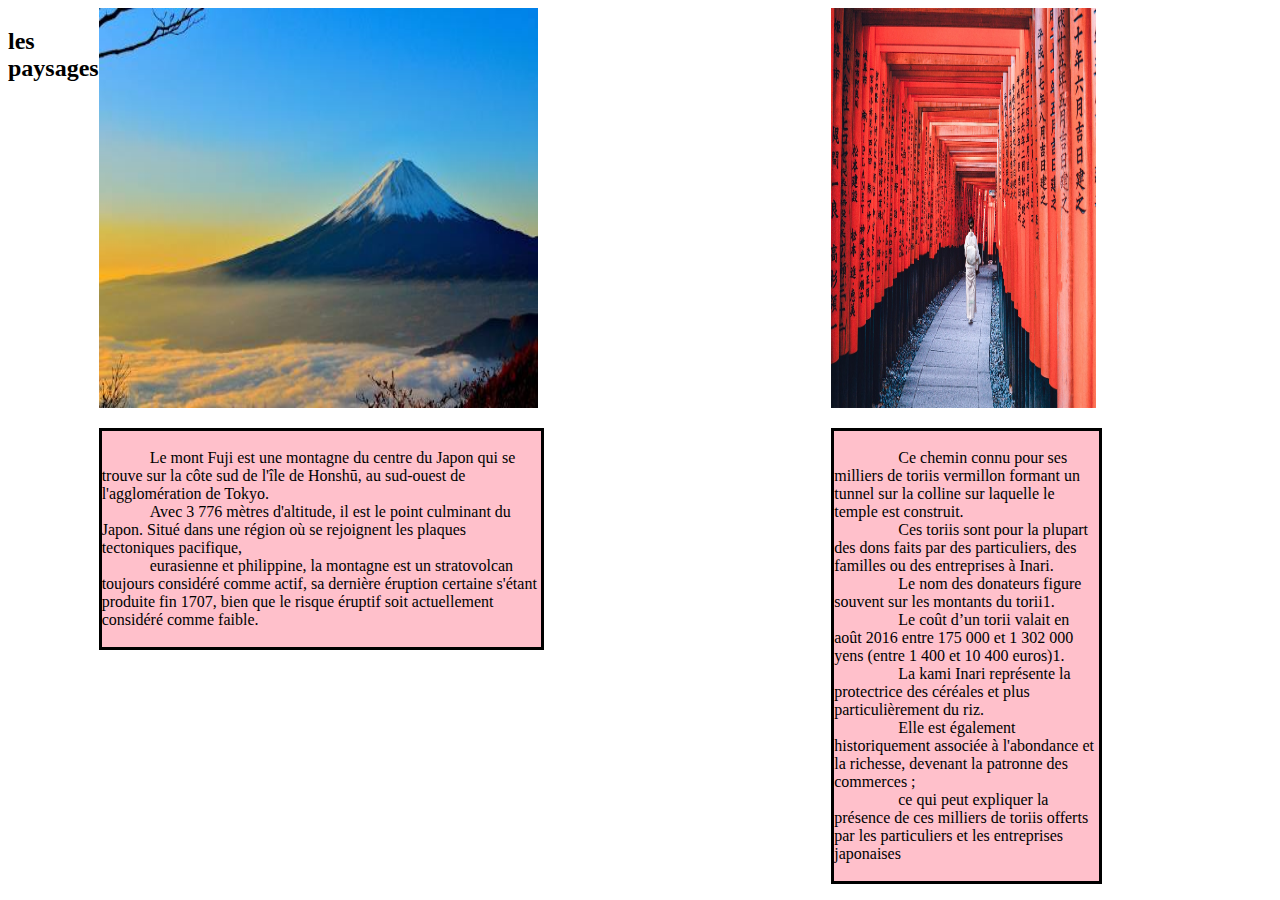
<file: autre/uijtygjfj/index.html>
<!DOCTYPE html>
<html lang="en">
<head>
    <meta charset="UTF-8">
    <meta name="viewport" content="width=device-width, initial-scale=1.0">
    <link rel="stylesheet" href="style.css">
    <title>Document</title>
</head>
<body>
    <section>
    
        <div>
           <h2>les paysages</h2> 
        </div>
        
        <article>
            <img src="image/image-mont.jpg" alt="mont-fuji">
            <p>
            Le mont Fuji est une montagne du centre du Japon qui se trouve sur la côte sud de l'île de Honshū, au sud-ouest de l'agglomération de Tokyo. 
            Avec 3 776 mètres d'altitude, il est le point culminant du Japon. Situé dans une région où se rejoignent les plaques tectoniques pacifique, 
            eurasienne et philippine, la montagne est un stratovolcan toujours considéré comme actif, sa dernière éruption certaine s'étant produite fin 1707, bien que le risque éruptif soit actuellement considéré comme faible.
            </p>  
        </article>
        
        <article>
            <img src="image/image-paysage.jpg" alt="">
            <p>
                Ce chemin connu pour ses milliers de toriis vermillon formant un tunnel sur la colline sur laquelle le temple est construit. 
                Ces toriis sont pour la plupart des dons faits par des particuliers, des familles ou des entreprises à Inari. 
                Le nom des donateurs figure souvent sur les montants du torii1. 
                Le coût d’un torii valait en août 2016 entre 175 000 et 1 302 000 yens (entre 1 400 et 10 400 euros)1.
                La kami Inari représente la protectrice des céréales et plus particulièrement du riz. 
                Elle est également historiquement associée à l'abondance et la richesse, devenant la patronne des commerces ; 
                ce qui peut expliquer la présence de ces milliers de toriis offerts par les particuliers et les entreprises japonaises
            </p>
        </article>
        
    </section>
</body>
</html>
</file>
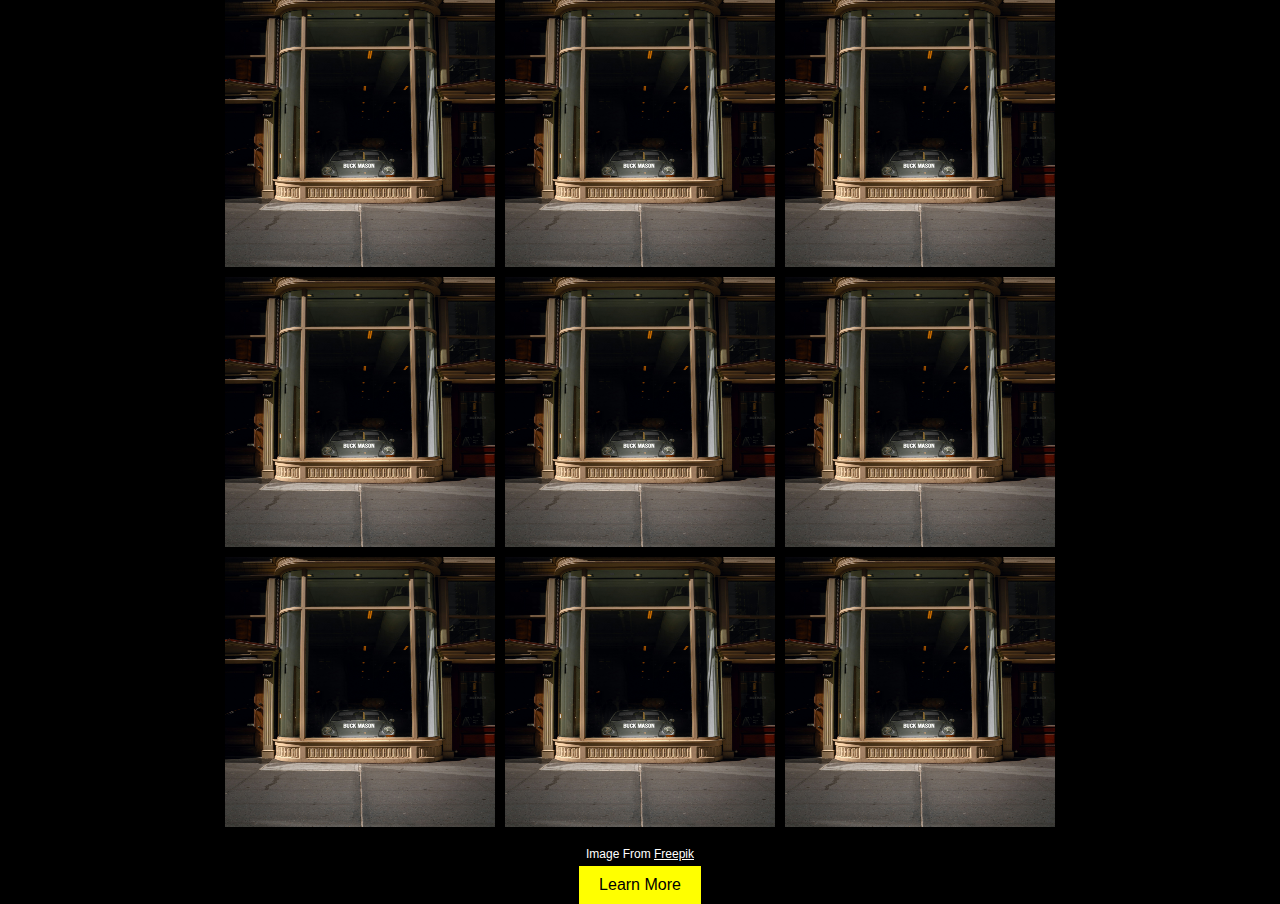
<file: exercice/chat-gpt/index.html>
<!DOCTYPE html>
<html lang="en">
<head>
  <meta charset="UTF-8">
  <meta name="viewport" content="width=device-width, initial-scale=1.0">
  <title>Image Gallery</title>
  <link rel="stylesheet" href="styles.css">
</head>
<body>

  <div class="container">
    <div class="image-container">
      <img src="image/voiture-vitrine.jpg" alt="Image 1">
      <img src="image/voiture-vitrine.jpg" alt="Image 2">
      <img src="image/voiture-vitrine.jpg" alt="Image 3">
      <img src="image/voiture-vitrine.jpg" alt="Image 4">
      <img src="image/voiture-vitrine.jpg" alt="Image 5">
      <img src="image/voiture-vitrine.jpg" alt="Image 6">
      <img src="image/voiture-vitrine.jpg" alt="Image 7">
      <img src="image/voiture-vitrine.jpg" alt="Image 8">
      <img src="image/voiture-vitrine.jpg" alt="Image 9">
    </div>
    <div class="button-container">
      <p class="credit">Image From <span class="freepik">Freepik</span></p>
      <button id="blurButton" class="learn-more">Learn More</button>
    </div>
  </div>

  <script>
    document.getElementById("blurButton").addEventListener("click", function() {
      var images = document.querySelectorAll(".image-container img");
      images.forEach(function(image) {
        image.style.filter = "blur(5px)";
      });
      setTimeout(function() {
        images.forEach(function(image) {
          image.style.filter = "none";
        });
      }, 2000);
    });
  </script>

</body>
</html>
</file>
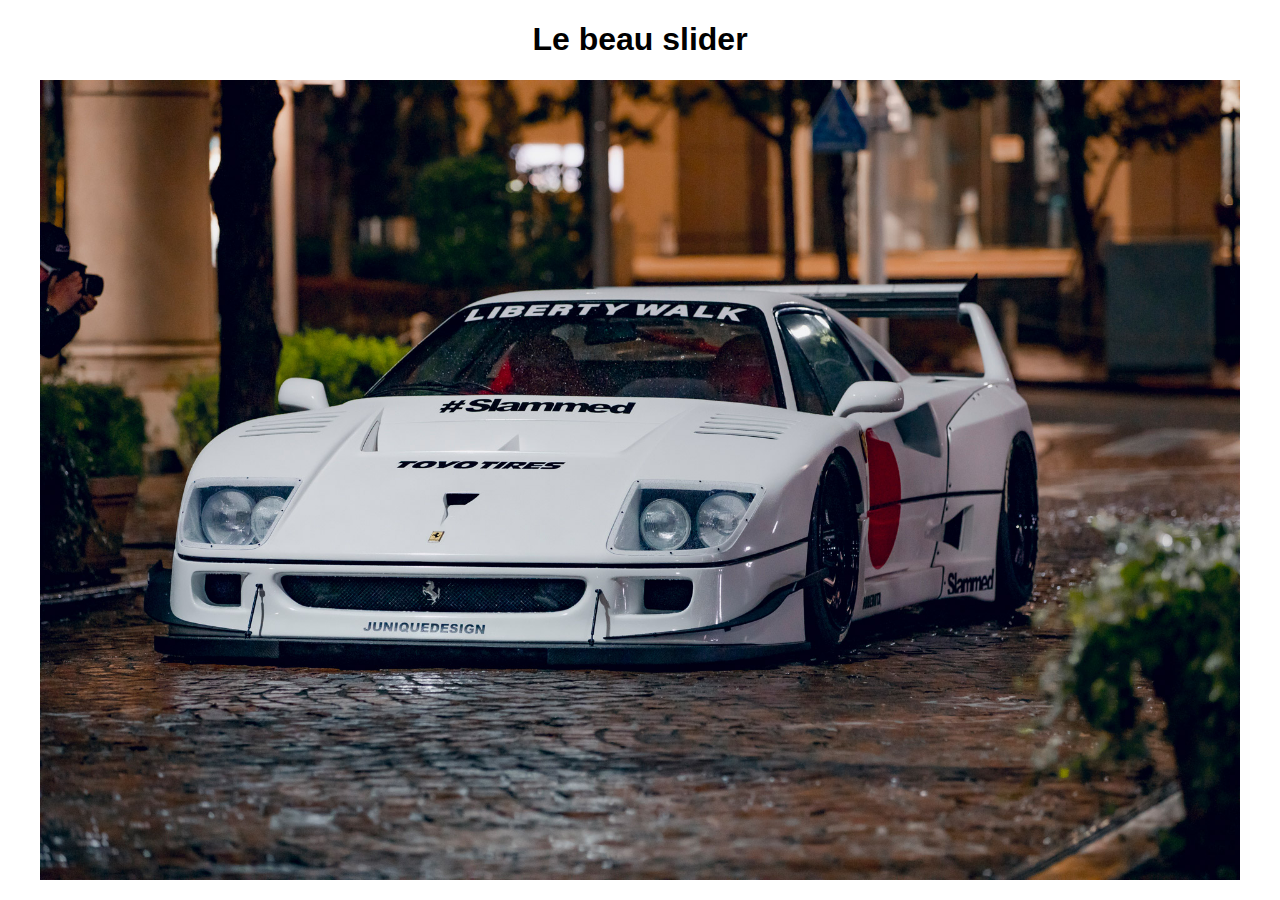
<file: exercice/slider/index.html>
<!DOCTYPE html>
<html lang="en">
<head>
    <meta charset="UTF-8">
    <meta name="viewport" content="width=device-width, initial-scale=1.0">
    <link rel="stylesheet" href="style.css">
    <title>Document</title>
</head>
<body>
    <body>
        <h1>Le beau slider</h1>
        <div id="slider">
            <img class="image-slider" src="images/ferrari/lb-ferrari.jpg" alt="ferrari" id="slide">
            <div id="precedent" onclick="ChangeSlide(-1)"><</div>
            <div id="suivant" onclick="ChangeSlide(1)">></div>
        </div>
        <script src="app.js"></script>
</body>
</html>
</file>
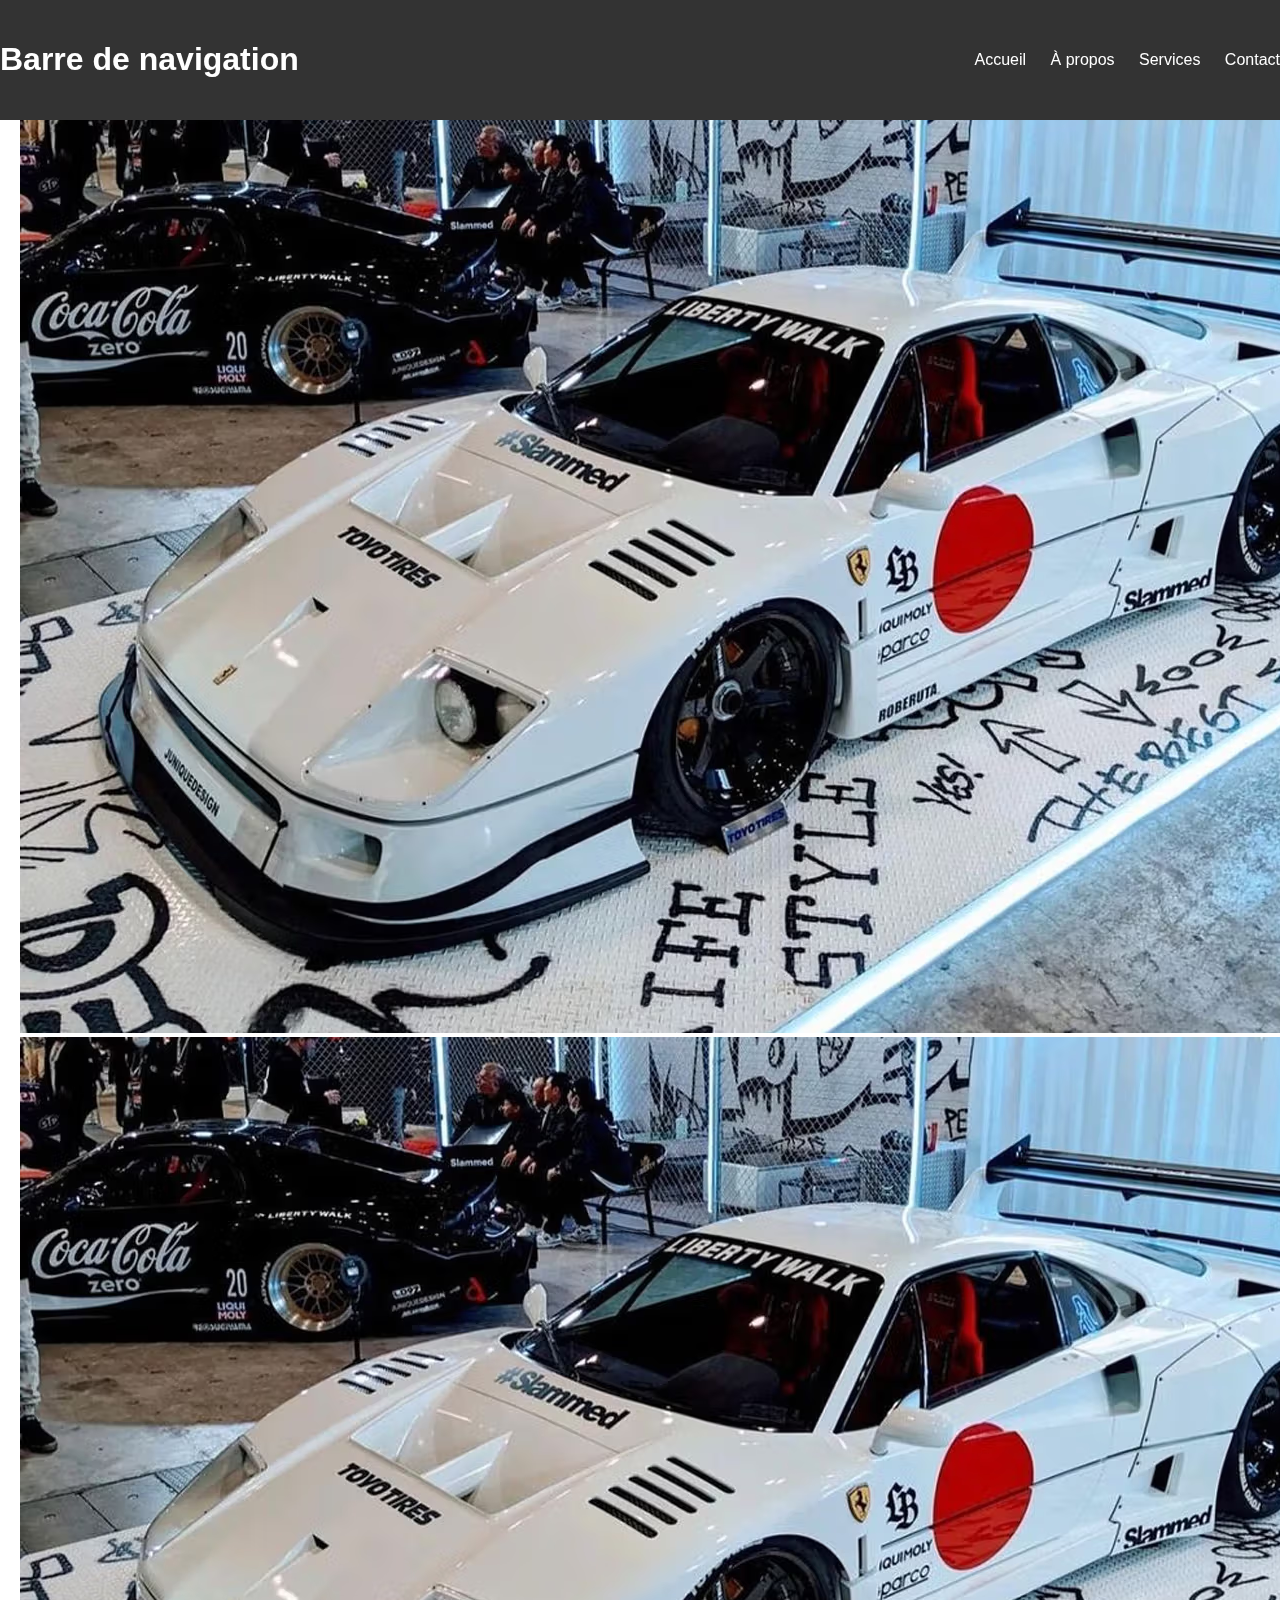
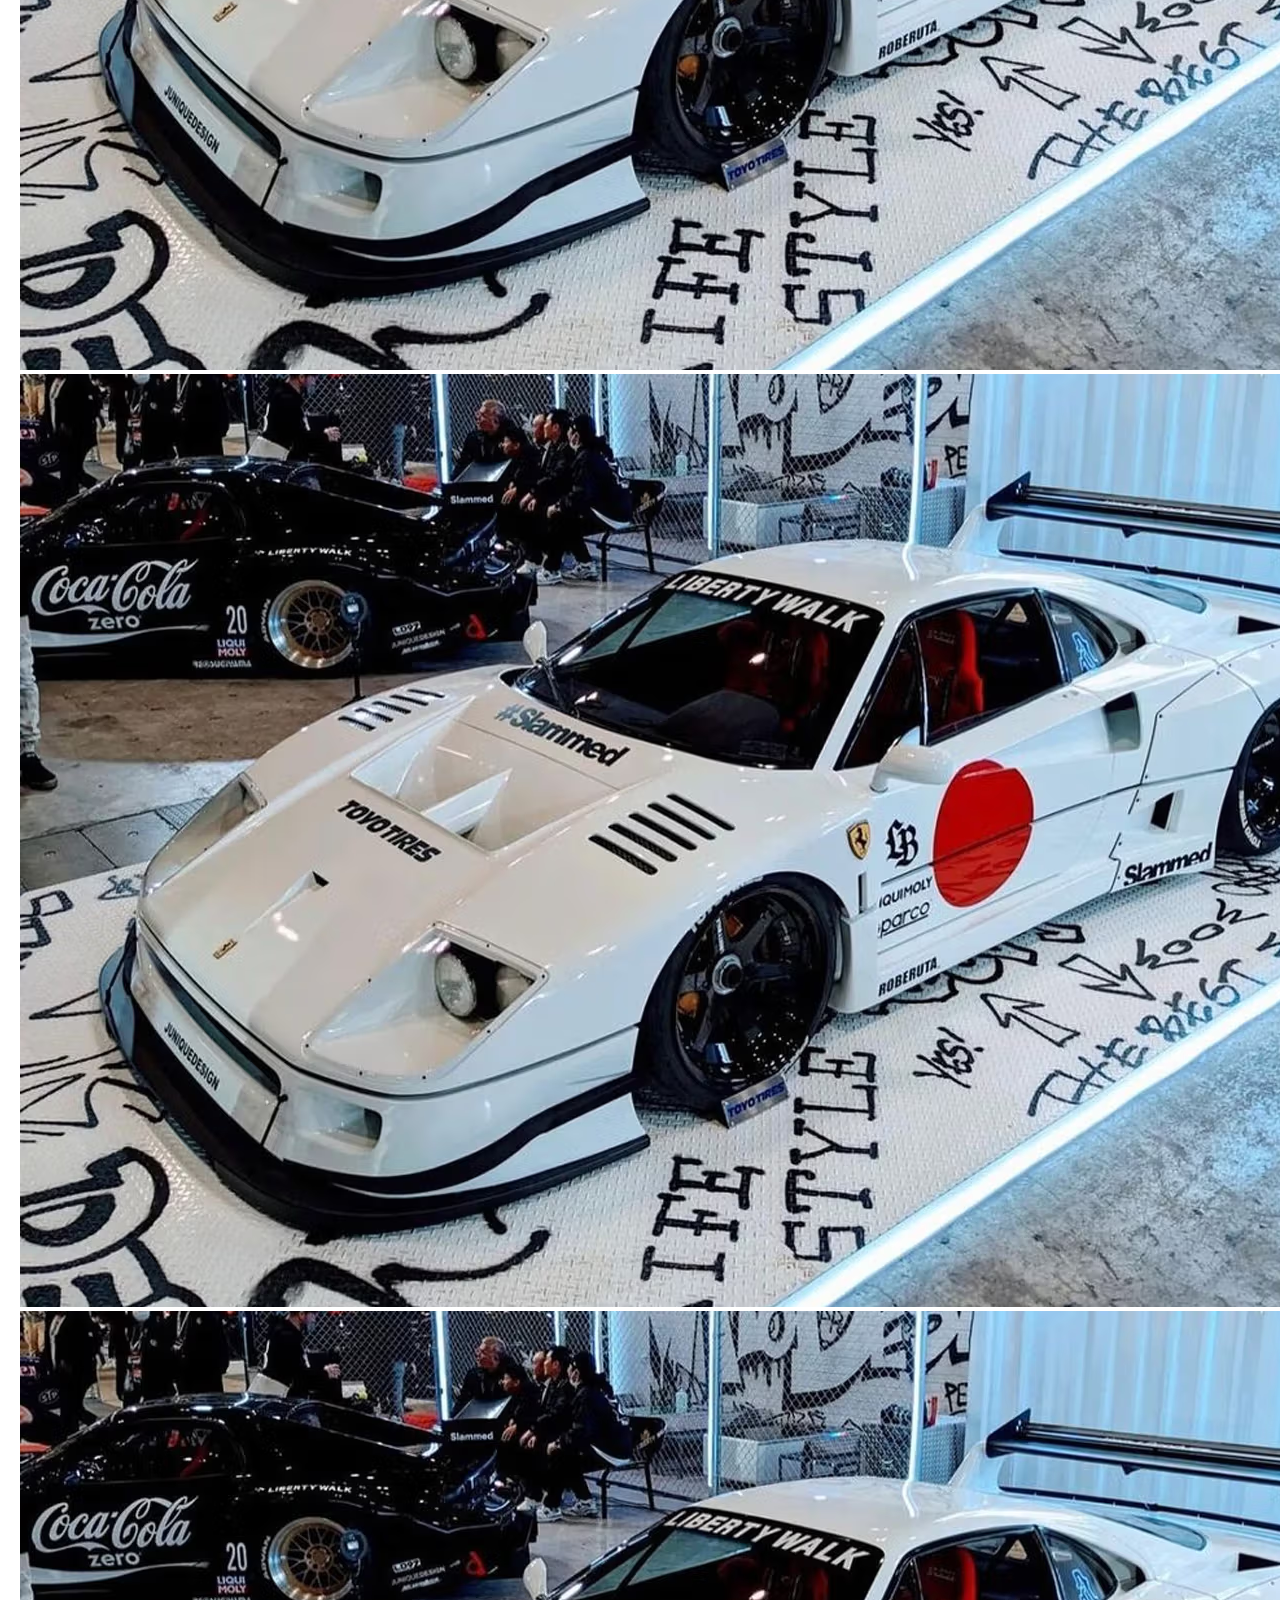
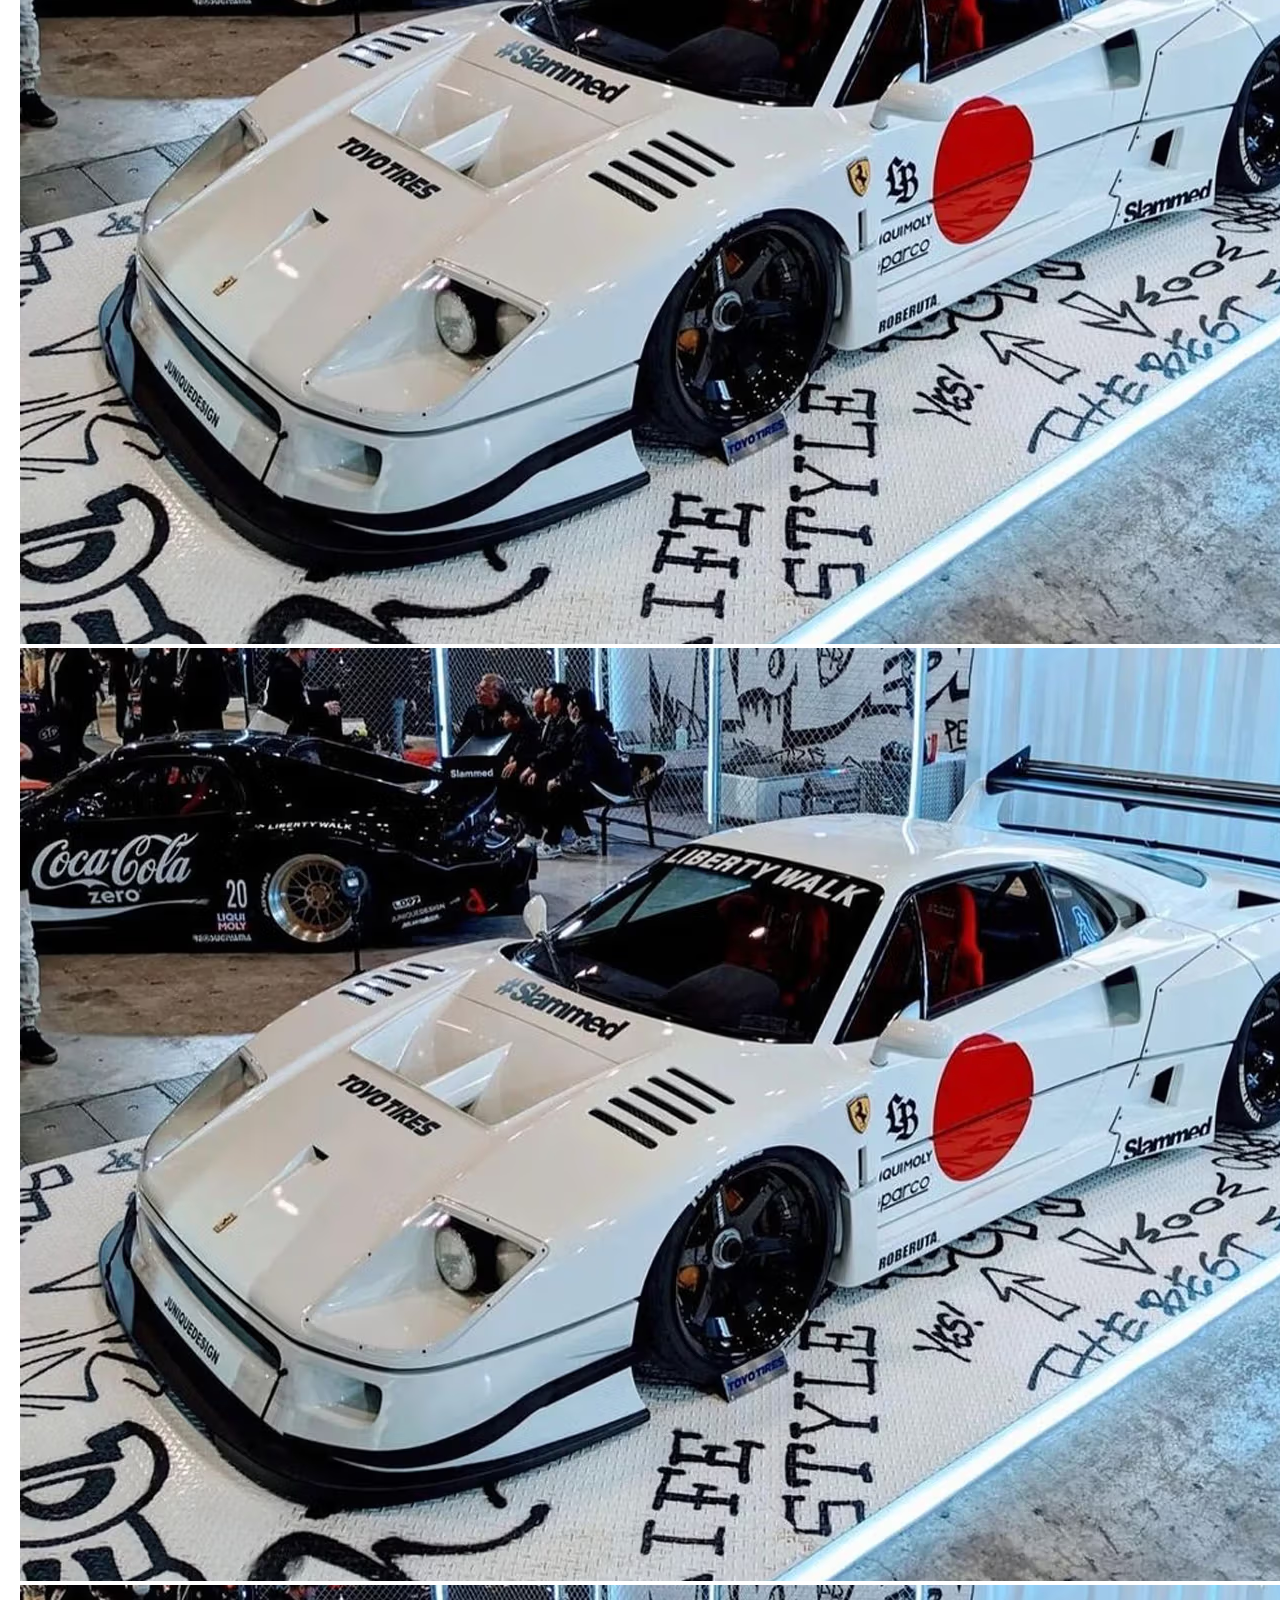
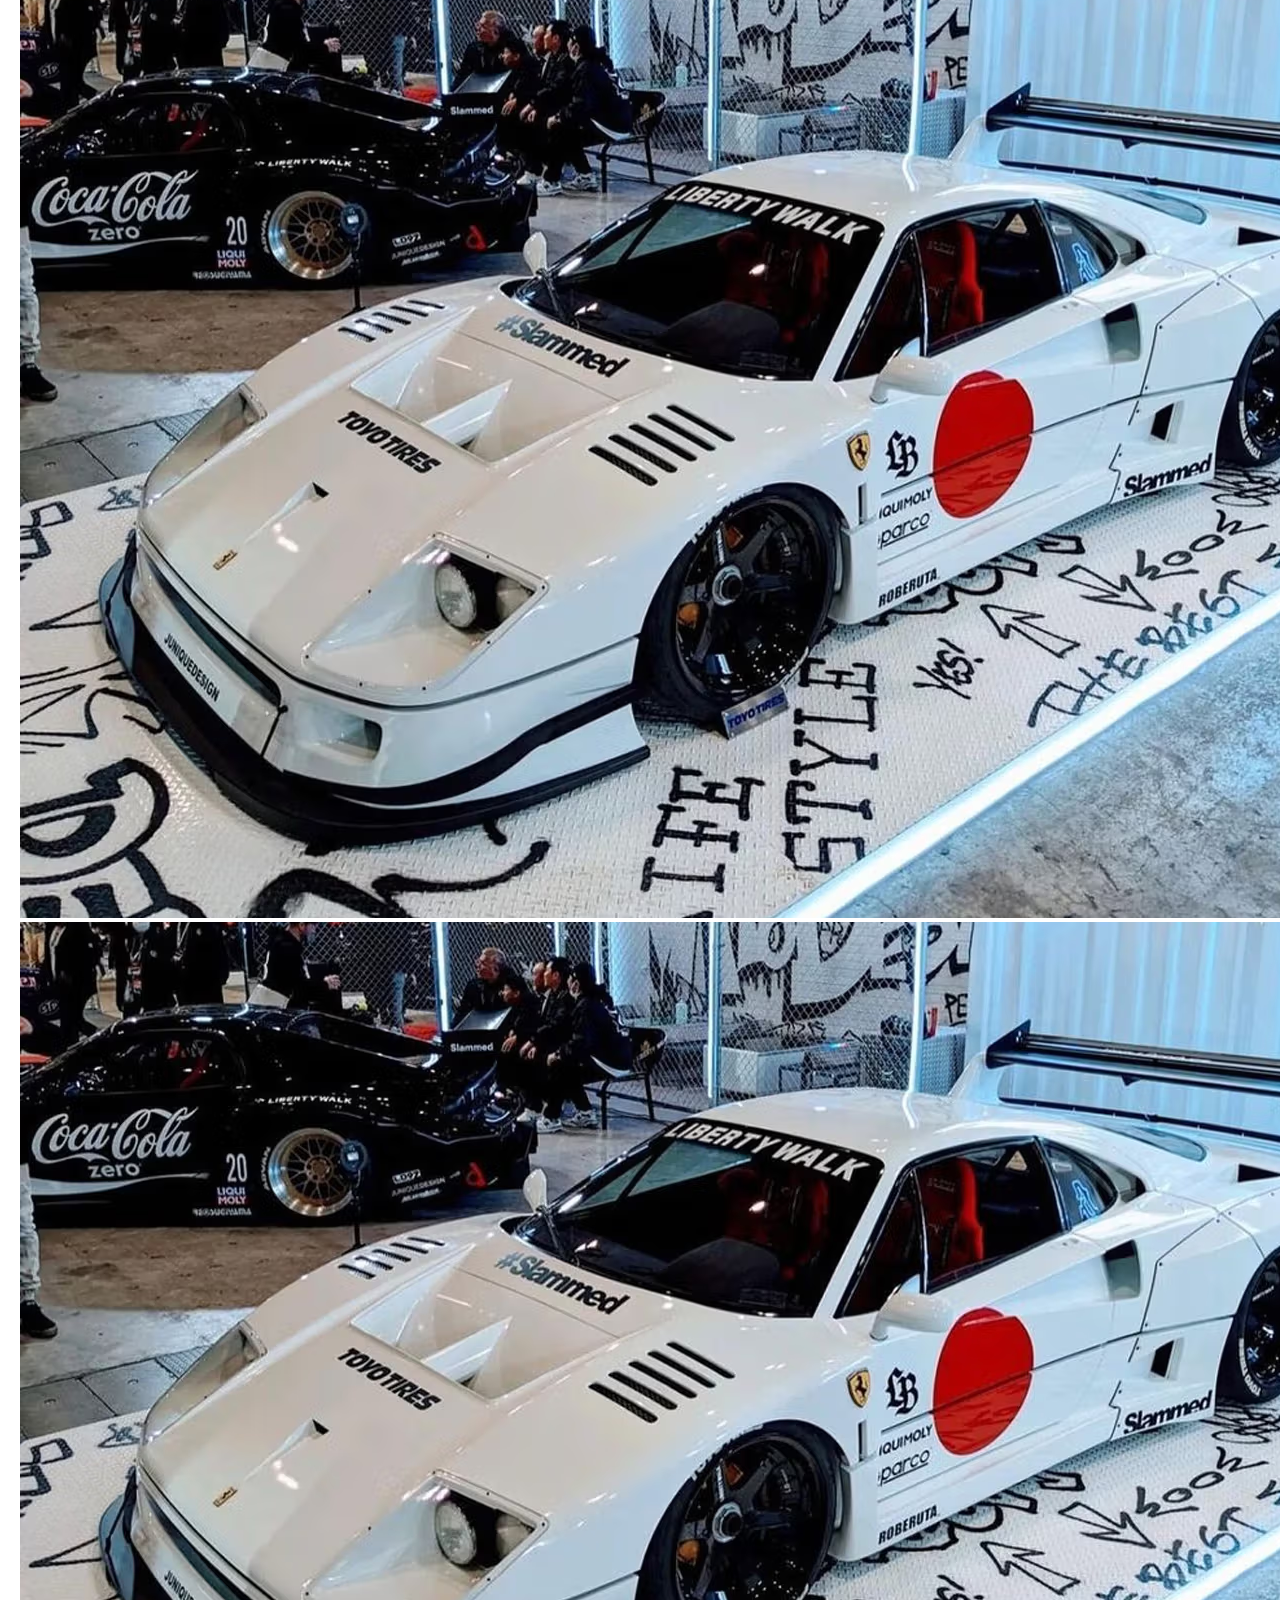
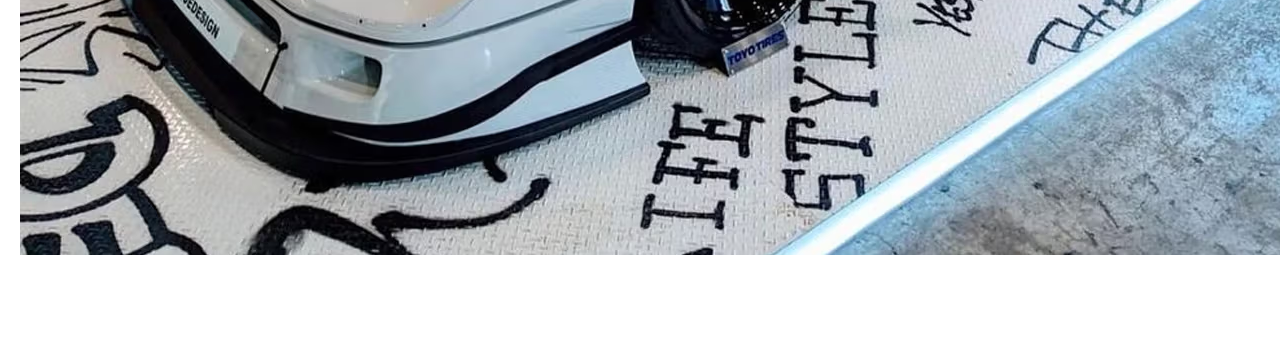
<file: exercice/test/index.html>
<!DOCTYPE html>
<html lang="fr">
<head>
  <meta charset="UTF-8">
  <meta name="viewport" content="width=device-width, initial-scale=1.0">
  <title>Page avec barre de navigation</title>
  <link rel="stylesheet" href="style.css">
</head>
<body>
  <nav class="navbar" id="navbar">
    <div class="container">
      <h1>Barre de navigation</h1>
      <ul>
        <li><a href="#">Accueil</a></li>
        <li><a href="#">À propos</a></li>
        <li><a href="#">Services</a></li>
        <li><a href="#">Contact</a></li>
      </ul>
    </div>
  </nav>
  <div class="content">
    <img src="image/ferrari-lb.jpg" alt="">
    <img src="image/ferrari-lb.jpg" alt="">
    <img src="image/ferrari-lb.jpg" alt="">
    <img src="image/ferrari-lb.jpg" alt="">
    <img src="image/ferrari-lb.jpg" alt="">
    <img src="image/ferrari-lb.jpg" alt="">
    <img src="image/ferrari-lb.jpg" alt="">
    <!-- Votre contenu de page ici -->
  </div>
  <script src="app.js"></script>
</body>
</html>
</file>
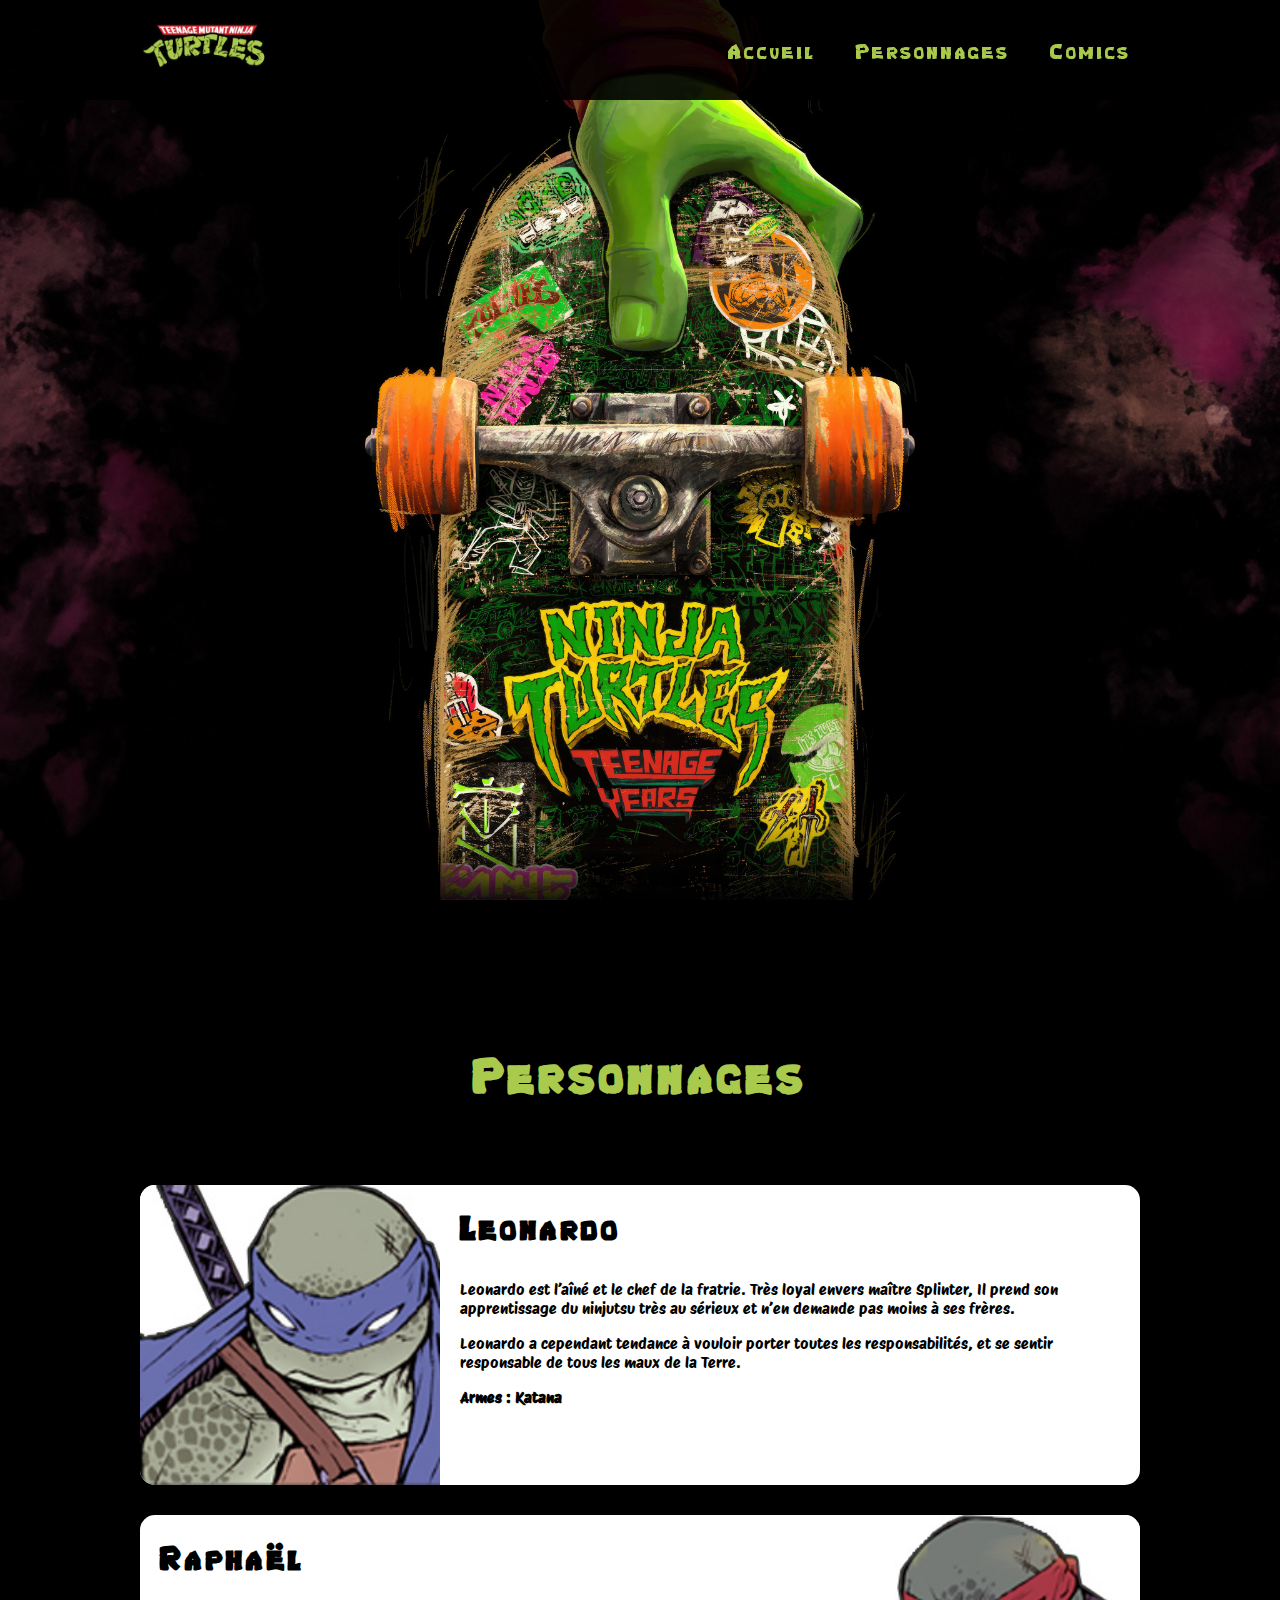
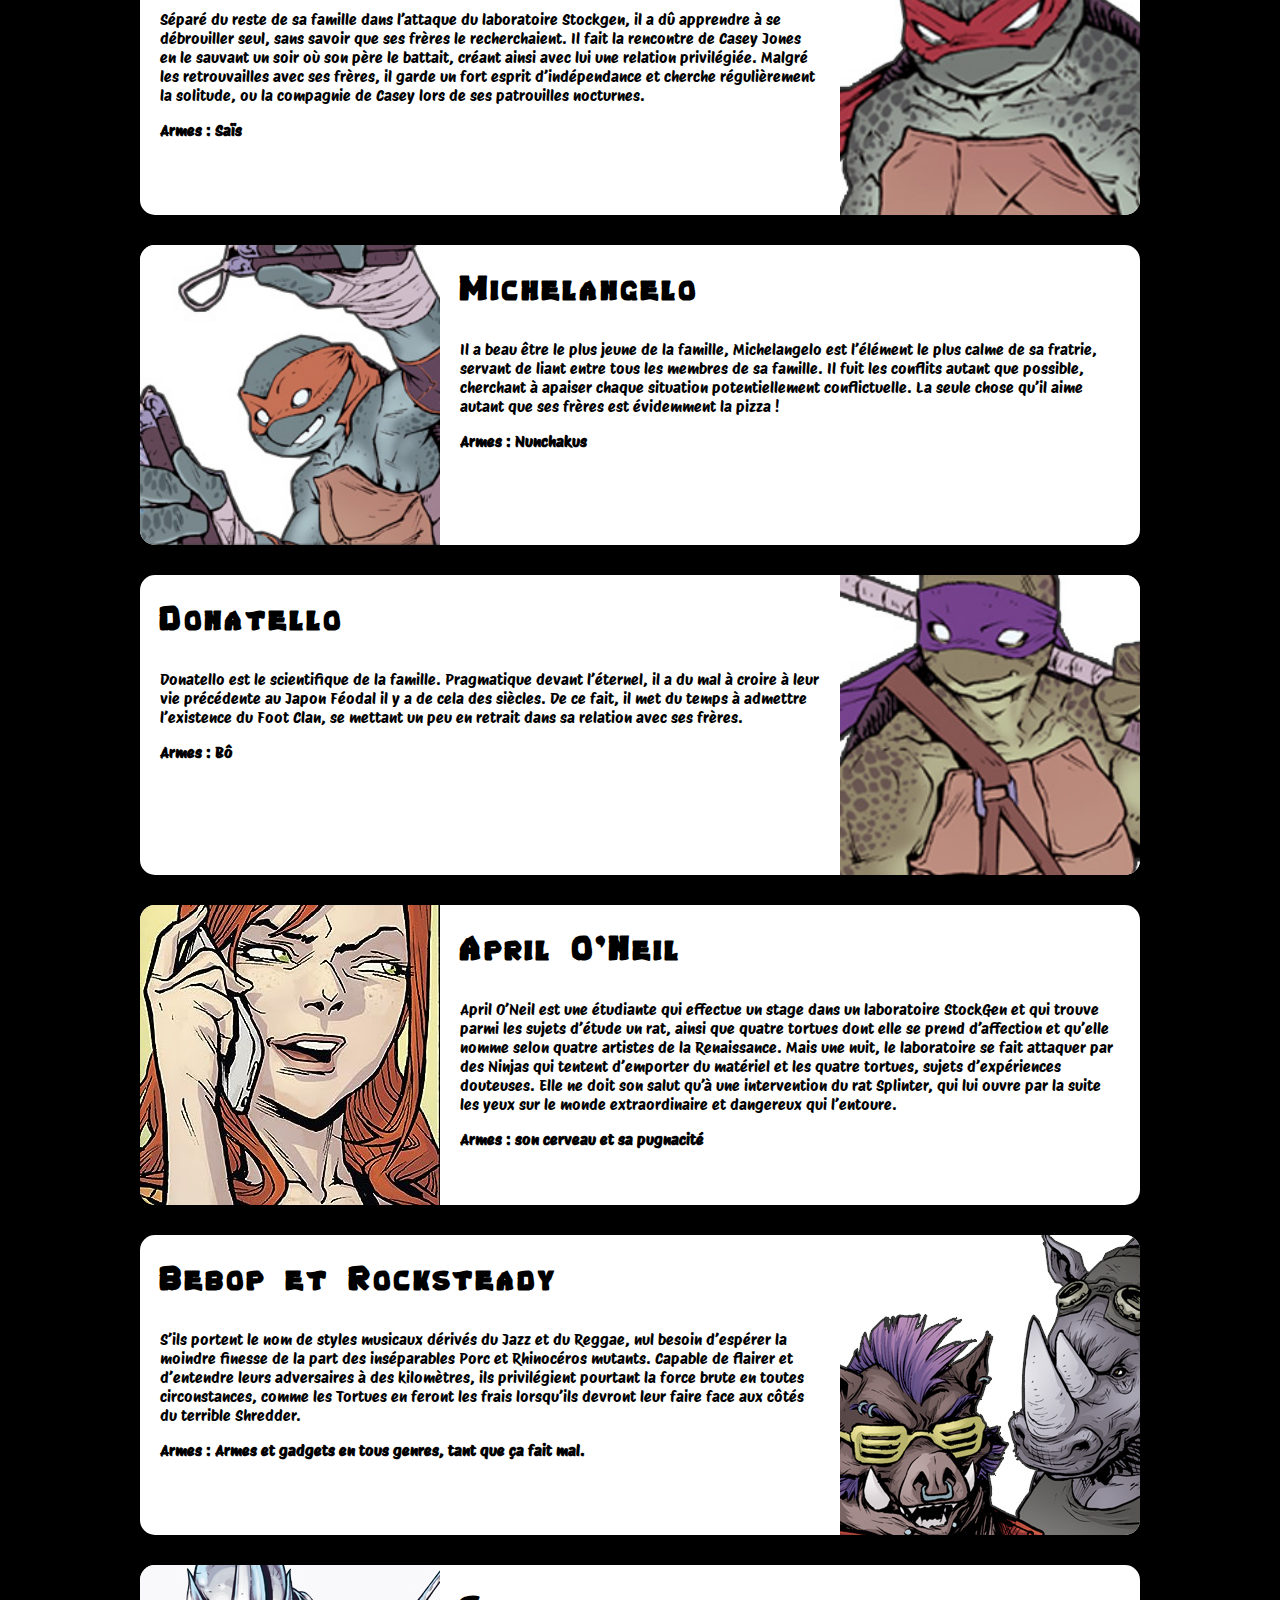
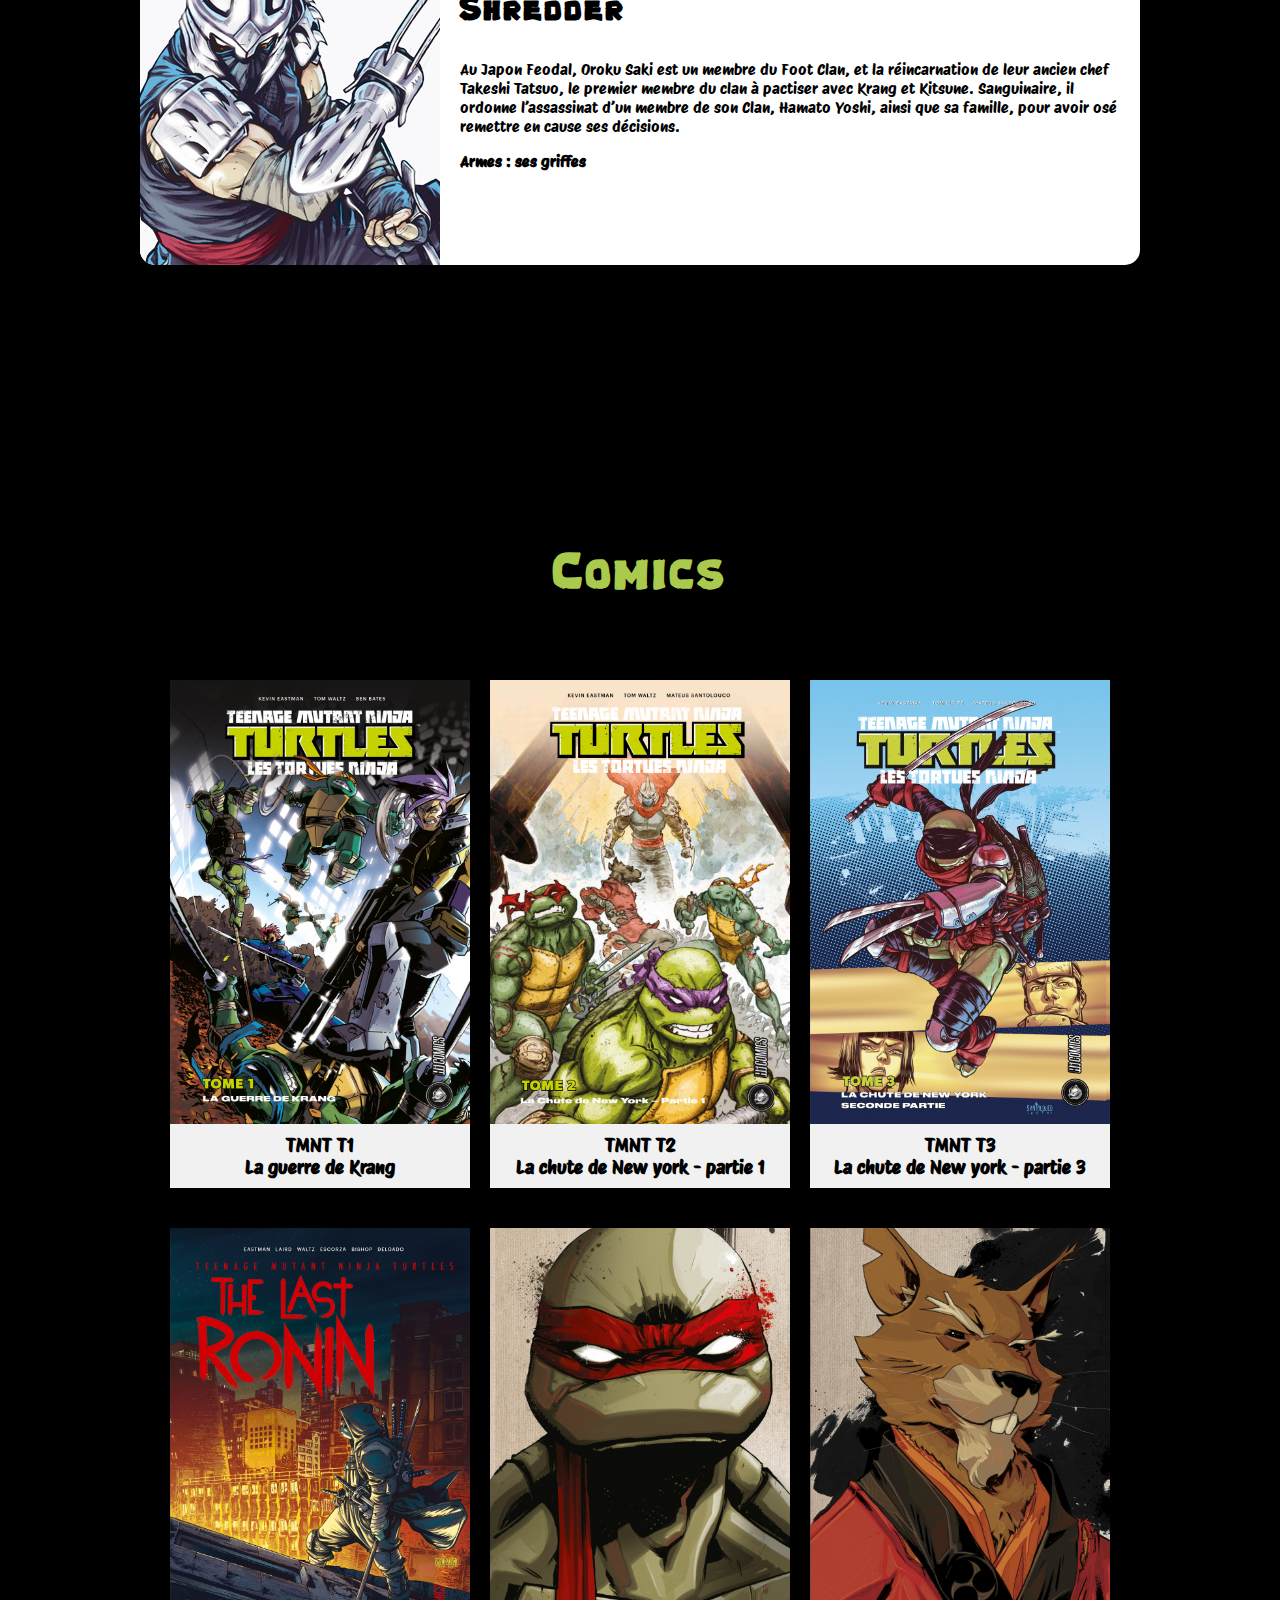
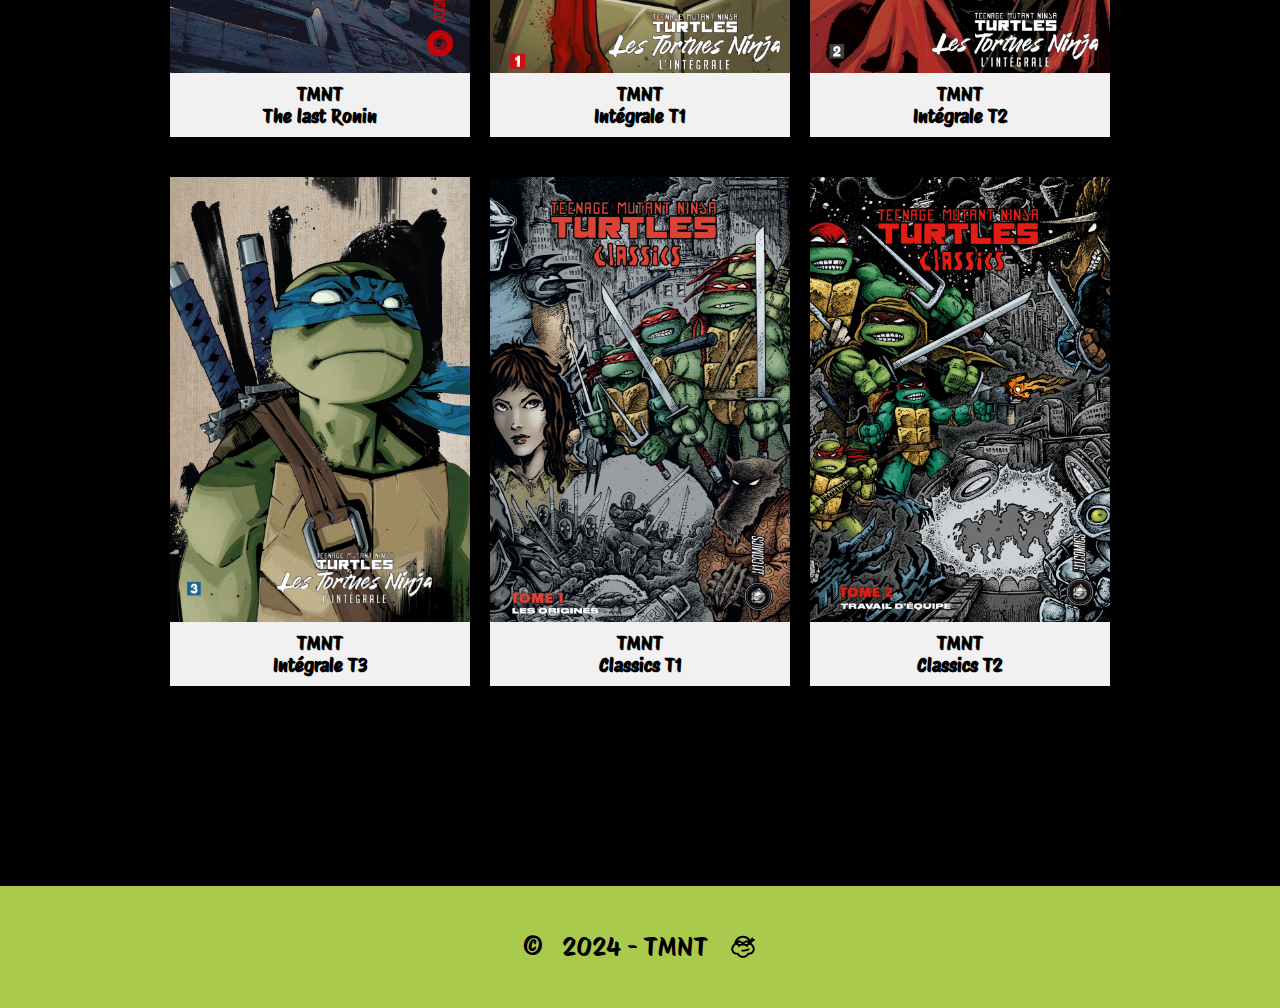
<file: html/tmnt-integration-final/index.html>
<!DOCTYPE html>
<html lang="fr">

<head>
  <meta charset="UTF-8">
  <meta name="viewport" content="width=device-width, initial-scale=1.0">
  <title>TMNT</title>
  <link rel="preconnect" href="https://fonts.googleapis.com">
  <link rel="preconnect" href="https://fonts.gstatic.com" crossorigin>
  <link href="https://fonts.googleapis.com/css2?family=Protest+Riot&display=swap" rel="stylesheet">
  <link rel="stylesheet" href="styles/style.css">
  <link rel="shortcut icon" href="favicon.ico" type="image/x-icon">
</head>

<body>
  <header class="hero-header">
    <h1 class="visually-hidden">Teenage Mutant Ninja Turtles</h1>
    <nav>
      <div class="container nav-container">
        <a href="#">
          <img class="nav-logo" src="images/logos/logo1.png" alt="">
        </a>
        <ul class="nav-links">
          <li><a href="#">Accueil</a></li>
          <li><a href="#caracters-section">Personnages</a></li>
          <li><a href="#comics-section">Comics</a></li>
        </ul>
      </div>
    </nav>
  </header>
  <main>
    <div id="caracters-section" class="caracters-section">
      <div class="container">
        <h2>Personnages</h2>
        <div class="caracters-container">
          <div class="card">
            <div class="card-img">
              <img src="images/personnages/leo.jpg" alt="">
            </div>
            <div class="card-description">
              <h3>Leonardo</h3>
              <p>Leonardo est l’aîné et le chef de la fratrie. Très loyal envers maître Splinter, Il prend son
                apprentissage du ninjutsu très au sérieux et n’en demande pas moins à ses frères.</p>
              <p>Leonardo a cependant tendance à vouloir porter toutes les responsabilités, et se sentir responsable de
                tous les maux de la Terre.</p>
              <p class="weapons">Armes : Katana</p>
            </div>
          </div>
          <div class="card">
            <div class="card-description">
              <h3>Raphaël</h3>
              <p>Séparé du reste de sa famille dans l’attaque du laboratoire Stockgen, il a dû apprendre à se
                débrouiller seul, sans savoir que ses frères le recherchaient. Il fait la rencontre de Casey Jones en le
                sauvant un soir où son père le battait, créant ainsi avec lui une relation privilégiée. Malgré les
                retrouvailles avec ses frères, il garde un fort esprit d’indépendance et cherche régulièrement la
                solitude, ou la compagnie de Casey lors de ses patrouilles nocturnes.</p>
              <p class="weapons">Armes : Saïs</p>
            </div>
            <div class="card-img">
              <img src="images/personnages/raph.jpg" alt="">
            </div>
          </div>
          <div class="card">
            <div class="card-img">
              <img src="images/personnages/mikey.jpg" alt="">
            </div>
            <div class="card-description">
              <h3>Michelangelo</h3>
              <p>Il a beau être le plus jeune de la famille, Michelangelo est l’élément le plus calme de sa fratrie,
                servant de liant entre tous les membres de sa famille. Il fuit les conflits autant que possible,
                cherchant à apaiser chaque situation potentiellement conflictuelle. La seule chose qu’il aime autant que
                ses frères est évidemment la pizza !</p>
              <p class="weapons">Armes : Nunchakus</p>
            </div>
          </div>
          <div class="card">
            <div class="card-description">
              <h3>Donatello</h3>
              <p>Donatello est le scientifique de la famille. Pragmatique devant l’éternel, il a du mal à croire à leur
                vie précédente au Japon Féodal il y a de cela des siècles. De ce fait, il met du temps à admettre
                l’existence du Foot Clan, se mettant un peu en retrait dans sa relation avec ses frères.</p>
              <p class="weapons">Armes : Bô</p>
            </div>
            <div class="card-img">
              <img src="images/personnages/donnie.jpg" alt="">
            </div>
          </div>
          <div class="card">
            <div class="card-img">
              <img src="images/personnages/april.jpg" alt="">
            </div>
            <div class="card-description">
              <h3>April O’Neil</h3>
              <p>April O’Neil est une étudiante qui effectue un stage dans un laboratoire StockGen et qui trouve parmi
                les sujets d’étude un rat, ainsi que quatre tortues dont elle se prend d’affection et qu’elle nomme
                selon quatre artistes de la Renaissance. Mais une nuit, le laboratoire se fait attaquer par des Ninjas
                qui tentent d’emporter du matériel et les quatre tortues, sujets d’expériences douteuses. Elle ne doit
                son salut qu’à une intervention du rat Splinter, qui lui ouvre par la suite les yeux sur le monde
                extraordinaire et dangereux qui l’entoure.</p>
              <p class="weapons">Armes : son cerveau et sa pugnacité</p>
            </div>
          </div>
          <div class="card">
            <div class="card-description">
              <h3>Bebop et Rocksteady</h3>
              <p>S’ils portent le nom de styles musicaux dérivés du Jazz et du Reggae, nul besoin d’espérer la moindre
                finesse de la part des inséparables Porc et Rhinocéros mutants. Capable de flairer et d’entendre leurs
                adversaires à des kilomètres, ils privilégient pourtant la force brute en toutes circonstances, comme
                les Tortues en feront les frais lorsqu’ils devront leur faire face aux côtés du terrible Shredder.</p>
              <p class="weapons">Armes : Armes et gadgets en tous genres, tant que ça fait mal.</p>
            </div>
            <div class="card-img">
              <img src="images/personnages/bibop-rocksteady.jpg" alt="">
            </div>
          </div>
          <div class="card">
            <div class="card-img">
              <img src="images/personnages/shredder.jpg" alt="">
            </div>
            <div class="card-description">
              <h3>Shredder</h3>
              <p>Au Japon Feodal, Oroku Saki est un membre du Foot Clan, et la réincarnation de leur ancien chef Takeshi
                Tatsuo, le premier membre du clan à pactiser avec Krang et Kitsune. Sanguinaire, il ordonne l’assassinat
                d’un membre de son Clan, Hamato Yoshi, ainsi que sa famille, pour avoir osé remettre en cause ses
                décisions.</p>
              <p class="weapons">Armes : ses griffes</p>
            </div>
          </div>
        </div>
      </div>
    </div>
    <div id="comics-section" class="comics-section">
      <div class="container">
        <h2>Comics</h2>
        <div class="comics-container">
          <div class="comic">
            <div class="comic-img">
              <img src="images/comics/tmnt-1.jpg" alt="">
            </div>
            <div class="comic-description">
              <h3>TMNT T1<br>La guerre de Krang</h3>
            </div>
          </div>
          <div class="comic">
            <div class="comic-img">
              <img src="images/comics/tmnt-2.jpg" alt="">
            </div>
            <div class="comic-description">
              <h3>TMNT T2<br>La chute de New york - partie 1</h3>
            </div>
          </div>
          <div class="comic">
            <div class="comic-img">
              <img src="images/comics/tmnt-3.jpg" alt="">
            </div>
            <div class="comic-description">
              <h3>TMNT T3<br>La chute de New york - partie 3</h3>
            </div>
          </div>
          <div class="comic">
            <div class="comic-img">
              <img src="images/comics/tmnt-the-last-ronin.jpg" alt="">
            </div>
            <div class="comic-description">
              <h3>TMNT<br>The last Ronin</h3>
            </div>
          </div>
          <div class="comic">
            <div class="comic-img">
              <img src="images/comics/tmnt-integrale-1.jpg" alt="">
            </div>
            <div class="comic-description">
              <h3>TMNT<br>Intégrale T1</h3>
            </div>
          </div>
          <div class="comic">
            <div class="comic-img">
              <img src="images/comics/tmnt-integrale-2.jpg" alt="">
            </div>
            <div class="comic-description">
              <h3>TMNT<br>Intégrale T2</h3>
            </div>
          </div>
          <div class="comic">
            <div class="comic-img">
              <img src="images/comics/tmnt-integrale-3.jpg" alt="">
            </div>
            <div class="comic-description">
              <h3>TMNT<br>Intégrale T3</h3>
            </div>
          </div>
          <div class="comic">
            <div class="comic-img">
              <img src="images/comics/tmnt-classics-1.jpg" alt="">
            </div>
            <div class="comic-description">
              <h3>TMNT<br>Classics T1</h3>
            </div>
          </div>
          <div class="comic">
            <div class="comic-img">
              <img src="images/comics/tmnt-classics-2.jpg" alt="">
            </div>
            <div class="comic-description">
              <h3>TMNT<br>Classics T2</h3>
            </div>
          </div>
        </div>
      </div>
    </div>
  </main>
  <footer>
    <span>©</span>
    <p>2024 - TMNT</p>
    <img class="icon" src="images/icons/icon.svg" alt="">
  </footer>
</body>

</html>
</file>
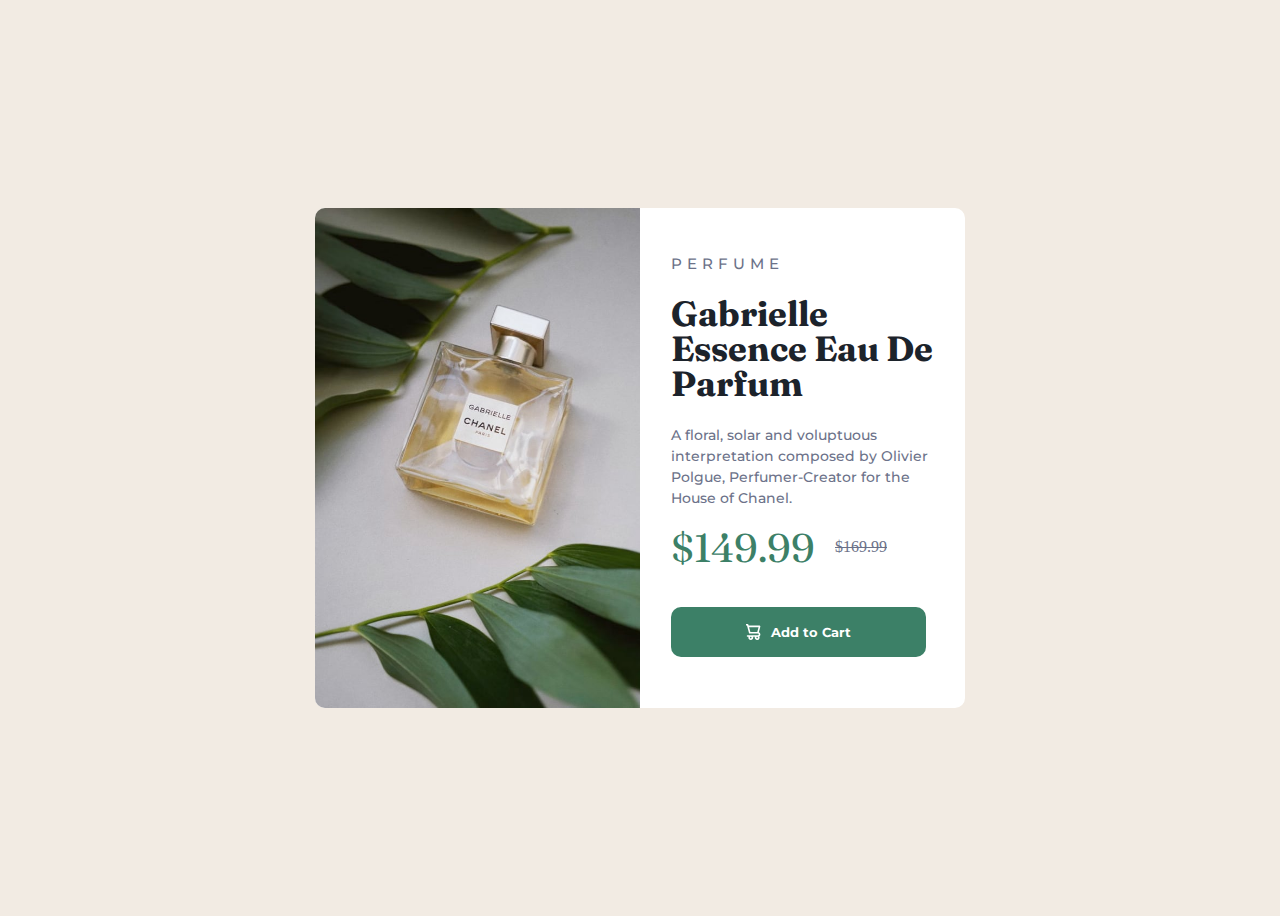
<file: code-text/design/projet-1/index.html>
<!DOCTYPE html>
<html lang="fr">
<head>
    <meta charset="UTF-8">
    <meta name="viewport" content="width=device-width, initial-scale=1.0">
    <link rel="stylesheet" href="styles/style.css">
    <link rel="preconnect" href="https://fonts.googleapis.com">
    <link rel="preconnect" href="https://fonts.gstatic.com" crossorigin>
    <link href="https://fonts.googleapis.com/css2?family=Fraunces:ital,opsz,wght,SOFT@0,9..144,700,0..100;1,9..144,700,0..100&family=Montserrat:ital,wght@0,100..900;1,100..900&display=swap" rel="stylesheet">
    <link rel="icon" href="favicon-32x32.png">
    <meta name="description" content="parfum">
    <title>Eau de parfum</title>
</head>
<body>
    <main> 
        <section> 
            <img class="parfum" src="images/image-product-desktop.jpg" alt="parfum">
        </section>
        <section class="content">
            <h3>perfume</h3>
            <h1>Gabrielle Essence Eau De Parfum</h1>
            <p> A floral, solar and voluptuous interpretation composed by Olivier Polgue, Perfumer-Creator for the House of Chanel.</p>
        <div class="price-box">
            <span class="price1">$149.99</span>
            <span class="price2">$169.99</span>
        </div>
        <button class="bouton" type="submit">
            <img src="images/icon-cart.svg" alt="panier">
            Add to Cart
        </button>
        </section>
    </main>  
</body>
</html>
</file>
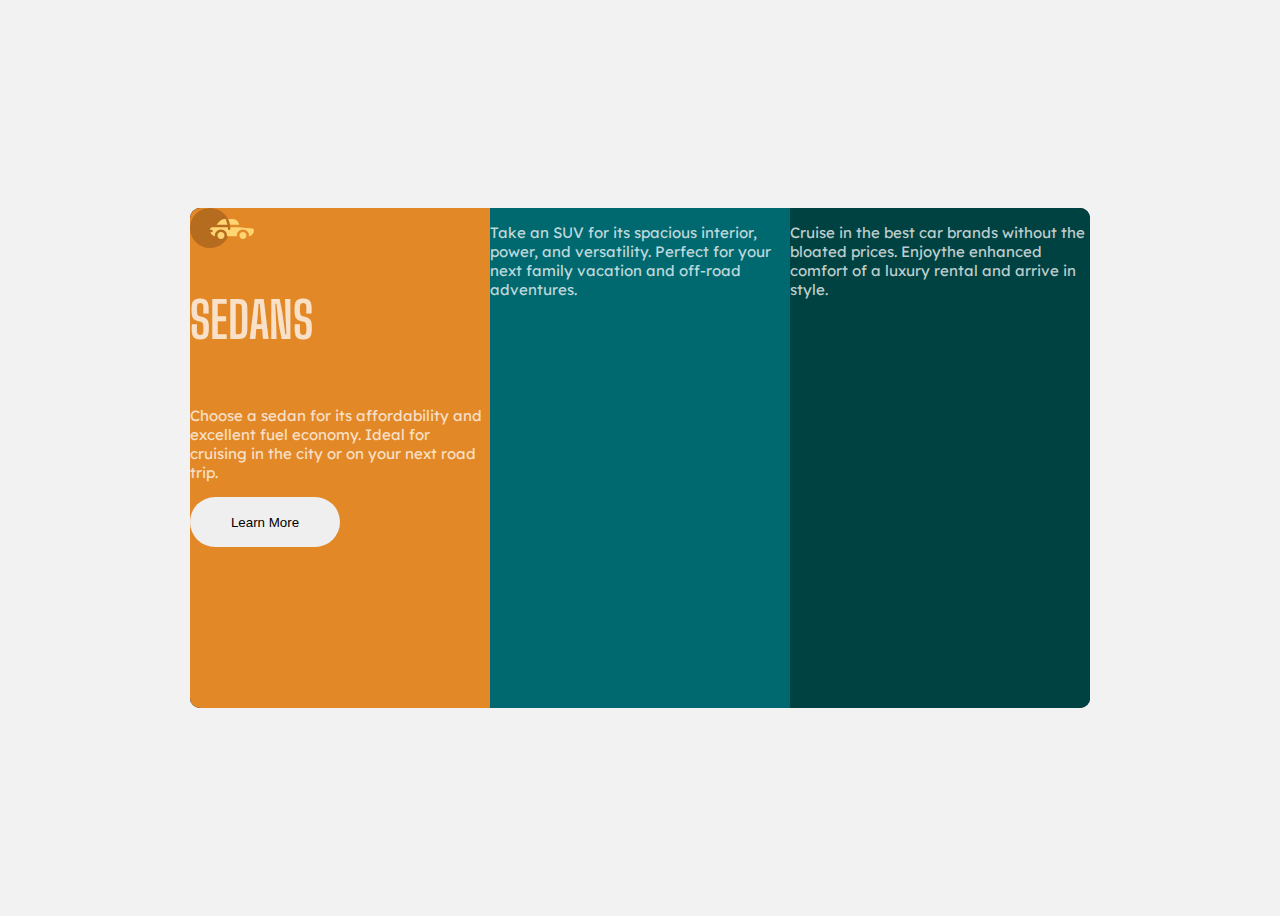
<file: code-text/design/projet-2/index.html>
<!DOCTYPE html>
<html lang="fr">
<head>
    <meta charset="UTF-8">
    <meta name="viewport" content="width=device-width, initial-scale=1.0">
    <meta name="description" content="tableux vehicules">
    <link rel="preconnect" href="https://fonts.googleapis.com">
    <link rel="preconnect" href="https://fonts.gstatic.com" crossorigin>
    <link href="https://fonts.googleapis.com/css2?family=Big+Shoulders+Display:wght@700&family=Lexend+Deca&display=swap" rel="stylesheet">
    <link rel="stylesheet" href="style.css">
    <link rel="shortcut icon" href="favicon-32x32.png">
    <title>tabeaux vehicules</title>
</head>
<body>
    <main>
        <section class="sedans">
            <img src="images/icon-sedans.svg" alt="">
            <h2>SEDANS</h2>
            <p>Choose a sedan for its affordability and excellent fuel economy. Ideal for cruising in the city or on your next road trip.</p>
            <button class="bouton" type="submit">
            <p>Learn More</p>
            </button>
        </section>
        <section class="suvs">
            <article>
                <p>Take an SUV for its spacious interior, power, and versatility. Perfect for your next family vacation and off-road adventures.</p>
            </article>   
        </section>
        <section class="luxury">
            <article>
                <p>Cruise in the best car brands without the bloated prices. Enjoythe enhanced comfort of a luxury rental and arrive in style.</p>
            </article>
        </section>
    </main>
</body>
</html>
</file>
<file: autre/uijtygjfj/style.css>
section {
    display: flex;
    height: 400px;
}

img {
    box-sizing: content-box;
    width: 60%;
    height: 100%;
}

p {
    white-space: pre-wrap;
    border: solid;
    background-color: pink;
    width: 60%;
}
</file>
<file: exercice/chat-gpt/styles.css>
body {
    margin: 0;
    padding: 0;
    font-family: Arial, sans-serif;
    background-color: black;
    color: white;
    display: flex;
    flex-direction: column;
    align-items: center;
    justify-content: center;
    height: 100vh;
  }
  
  .container {
    text-align: center;
  }
  
  .image-container {
    display: grid;
    grid-template-columns: repeat(3, auto);
    grid-gap: 10px;
    justify-content: center;
  }
  
  .image-container img {
    width: 270px;
    height: 270px;
    transition: filter 2s;
  }
  
  .button-container {
    margin-top: 20px;
  }
  
  .credit {
    font-size: 12px;
    margin-bottom: 5px;
  }
  
  .freepik {
    text-decoration: underline;
  }
  
  .learn-more {
    padding: 10px 20px;
    background-color: yellow;
    border: none;
    color: black;
    font-size: 16px;
    cursor: pointer;
  }
  
  .learn-more:hover {
    opacity: 0.8;
  }
</file>
<file: exercice/slider/style.css>
body {
    font-family: "arial", sans-serif;
    text-align: center;
}

#slider {
    position: relative;
    width: 1200px;
    margin: auto;
    display: flex;
    align-items: center;
}

#slide {
    width: 100%;
    object-fit: cover;
}

#precedent,
#suivant {
    cursor: pointer;
    transition: opacity 0.3s ease;
    opacity: 0;
    position: absolute;
    font-size: 100px;
    color: rgba(220, 220, 220, 0.8);
    background-color: rgba(0, 0, 0, 0.8);
    padding: 10px;
}

#precedent {
    left: 0;
}

#suivant {
    right: 0;
}

#slider:hover #precedent,
#slider:hover #suivant {
    opacity: 1;
}
</file>
<file: exercice/test/style.css>
body {
    margin: 0;
    font-family: Arial, sans-serif;
  }
  
  .navbar {
    background-color: #333;
    color: #fff;
    padding: 20px 0;
    position: fixed;
    width: 100%;
    top: 0;
    transition: top 0.3s;
  }
  
  .navbar.hidden {
    top: -100px;
  }
  
  .navbar .container {
    display: flex;
    justify-content: space-between;
    align-items: center;
  }
  
  .navbar ul {
    list-style: none;
    margin: 0;
    padding: 0;
  }
  
  .navbar ul li {
    display: inline;
    margin-right: 20px;
  }
  
  .navbar ul li:last-child {
    margin-right: 0;
  }
  
  .navbar ul li a {
    color: #fff;
    text-decoration: none;
  }
  
  .content {
    padding: 100px 20px;
    /* pour compenser la hauteur de la barre de navigation fixe */
  }
</file>
<file: html/tmnt-integration-final/styles/style.css>
:root {
  --color-leo: #5dbcdc;
  --color-raph: #ce653c;
  --color-mikey: #e2ba3e;
  --color-donnie: #c081d0;
  --color-skin: #aaca4e;
  --color-title-shadow: #f4cd09a6;
}

* {
  box-sizing: border-box;
}

html {
  scroll-behavior: smooth;
}

@font-face {
  font-family: "Turtles";
  src: url("../fonts/Turtles.otf") format("opentype");
}

body {
  margin: 0;
  background: #000;
  font-family: "Protest Riot", sans-serif;
}

h2 {
  font-family: "turtles";
  letter-spacing: 4px;
  text-align: center;
  font-size: 3rem;
  color: var(--color-skin);
  margin-bottom: 5rem;
}

.visually-hidden {
  position: absolute;
  width: 1px;
  height: 1px;
  margin: -1px;
  padding: 0;
  overflow: hidden;
  clip: rect(0, 0, 0, 0);
  border: 0;
  white-space: nowrap;
}

.container {
  max-width: 1000px;
  margin: 0 auto;
}

/* header */

.hero-header {
  height: 100vh;

  background-image: url("../images/background/tmnt.jpg");
  background-attachment: fixed;
  background-position: center;
  background-repeat: no-repeat;
  background-size: cover;
}

nav {
  background: #000000e4;
  height: 100px;
  width: 100%;
  position: fixed;
  z-index: 100;
}

.nav-container {
  height: 100%;
  display: flex;
  justify-content: space-between;
  align-items: center;
}

.nav-logo {
  transition: transform 0.2s ease-in-out;

  width: 130px;
  cursor: pointer;
}

.nav-logo:hover {
  transform: scale(1.05);
}

.nav-links {
  display: flex;
  gap: 20px;
  list-style: none;
  margin: 0;
}

.nav-links li a {
  font-family: "turtles";
  letter-spacing: 2px;
  font-size: 1.3rem;
  color: var(--color-skin);
  padding: 10px;
  text-decoration: underline transparent;
  transition: text-decoration-color 0.2s ease-in-out;
}

.nav-links li a:hover {
  text-decoration-color: var(--color-skin);
}

/* MAIN - Personnages */

.caracters-section {
  min-height: 100vh;
  display: flex;
  flex-direction: column;
  align-items: center;
  padding: 0 20px;
  margin: 100px 0 200px;
  scroll-margin-top: 100px;
}

.card {
  background: white;
  display: flex;
  border-radius: 15px;
  margin-bottom: 30px;
  transition: transform 0.2s ease-in-out;

  overflow: hidden;
}

.card:hover {
  transform: translate(-5px, -5px);
}

.card-description {
  padding: 20px;
}

.card-img {
  flex-shrink: 0;

  width: 300px;
  height: 300px;
}

.card-img img {
  width: 100%;
  height: 100%;
  object-fit: cover;
}
.card-description h3 {
  margin-top: 0;
  font-family: "turtles";
  letter-spacing: 3px;
  font-size: 2rem;
  color: black;
}
.weapons {
  font-weight: bold;
  margin-bottom: 0;
}

/* MAIN - comics */

.comics-section {
  min-height: 100vh;
  display: flex;
  flex-direction: column;
  align-items: center;
  padding: 0 20px;
  margin: 100px 0 200px;
  scroll-margin-top: 100px;
}

.comics-container {
  display: flex;
  flex-wrap: wrap;
  justify-content: center;
  gap: 20px;
  row-gap: 40px;
}

.comic {
  background: #f1f1f1;
  cursor: pointer;
}

.comic-img {
  width: 300px;
  overflow: hidden;
}

.comic-img img {
  transition: transform 0.1s;

  display: block;
  width: 100%;
  aspect-ratio: 280/415;
  object-fit: cover;
}

.comic:hover .comic-img img {
  transform: scale(1.05);
}

.comic-description {
  padding: 10px;
  text-align: center;
}

.comic-description h3 {
  margin: 0;
}

/* Footer */

footer {
  background: var(--color-skin);
  padding: 20px 0;
  text-align: center;
  font-size: 1.6rem;
  display: flex;
  justify-content: center;
  align-items: center;
  gap: 20px;
}

.icon {
  width: 30px;
  height: 30px;
}
</file>
<file: code-text/design/projet-1/styles/style.css>
body {
    background-color: hsl(30, 38%, 92%);
    height: 100vh;
    display: flex;
    justify-content: center;
    align-items: center;
}

main {
    display: flex;
    background: white;
    width: 650px;
    height: 500px;
    border-radius: 10px;
}

.content {
    padding: 31px;
}

.parfum {
    width: 325px;
    height: 500px;
    border-radius: 10px 0px 0px 10px;  
}

h3 {
    font-family: montserrat;
    color: hsl(228, 12%, 48%);
    font-weight: 500;
    font-size: 15px;
    text-transform: uppercase;
    letter-spacing: 5px;
}

h1 { 
    font-family: fraunces;
    font-weight: 700;
    font-size: 35px;
    line-height: 1;
    color: hsl(212, 21%, 14%);
}

p {
    
    font-size: 14px;
    font-family: montserrat;
    font-weight: 500;
    color: hsl(228, 12%, 48%);
    line-height: 1.5;  
}

.price1 {
    font-family: fraunces;
    font-size: 40px;
    color: hsl(158, 36%, 37%);   
}

.price2 {
    text-decoration: line-through;
    color:  hsl(228, 12%, 48%);
}

.price-box {
    display: flex;
    align-items: center;
    gap: 20px; 
}

.bouton {
    background-color: hsl(158, 36%, 37%);
    width: 255px;
    height: 50px;
    border-radius: 10px;
    font-weight: 700;
    font-family: montserrat;
    color: white;
    border-width: 0;
    cursor: pointer;
    display: flex;
    justify-content: center;
    align-items: center;
    gap: 10px;
    margin-top: 35px;
} 

.bouton:hover {
    background-color: hsl(212, 21%, 14%);
}
</file>
<file: code-text/design/projet-2/style.css>
body {
    background-color: hsl(0, 0%, 95%);
    height: 100vh;
    display: flex;
    justify-content: center;
    align-items: center;
}

main {
    display: flex;
    background-color: black;
    height: 500px;
    width: 900px;
    border-radius: 10px;
}



.sedans {
    background-color: hsl(31, 77%, 52%);
    height: 500px;
    width: 300px;
    border-radius: 10px 0 0 10px;
    font-family: lexend deca;
    font-size: 15px;
    color: hsla(0, 0%, 100%, 0.75);
    display: flex;
    flex-direction: column;
    align-items: flex-start;
}

H2 {
    font-family: Big Shoulders Display;
    font-weight: 700;
    font-size: 50px;
}

.suvs {
    background-color: hsl(184, 100%, 22%);
    height: 500px;
    width: 300px;
    font-family: lexend deca;
    font-size: 15px;
    color: hsla(0, 0%, 100%, 0.75);   
}

.luxury {
    background-color: hsl(179, 100%, 13%);
    height: 500px;
    width: 300px;
    border-radius: 0 10px 10px 0;
    font-family: lexend deca;
    font-size: 15px;
    color: hsla(0, 0%, 100%, 0.75);
}

.bouton {
    border-radius: 50px;
    border-width: 0;
    width: 150px;
    height: 50px;
    
}
</file>
